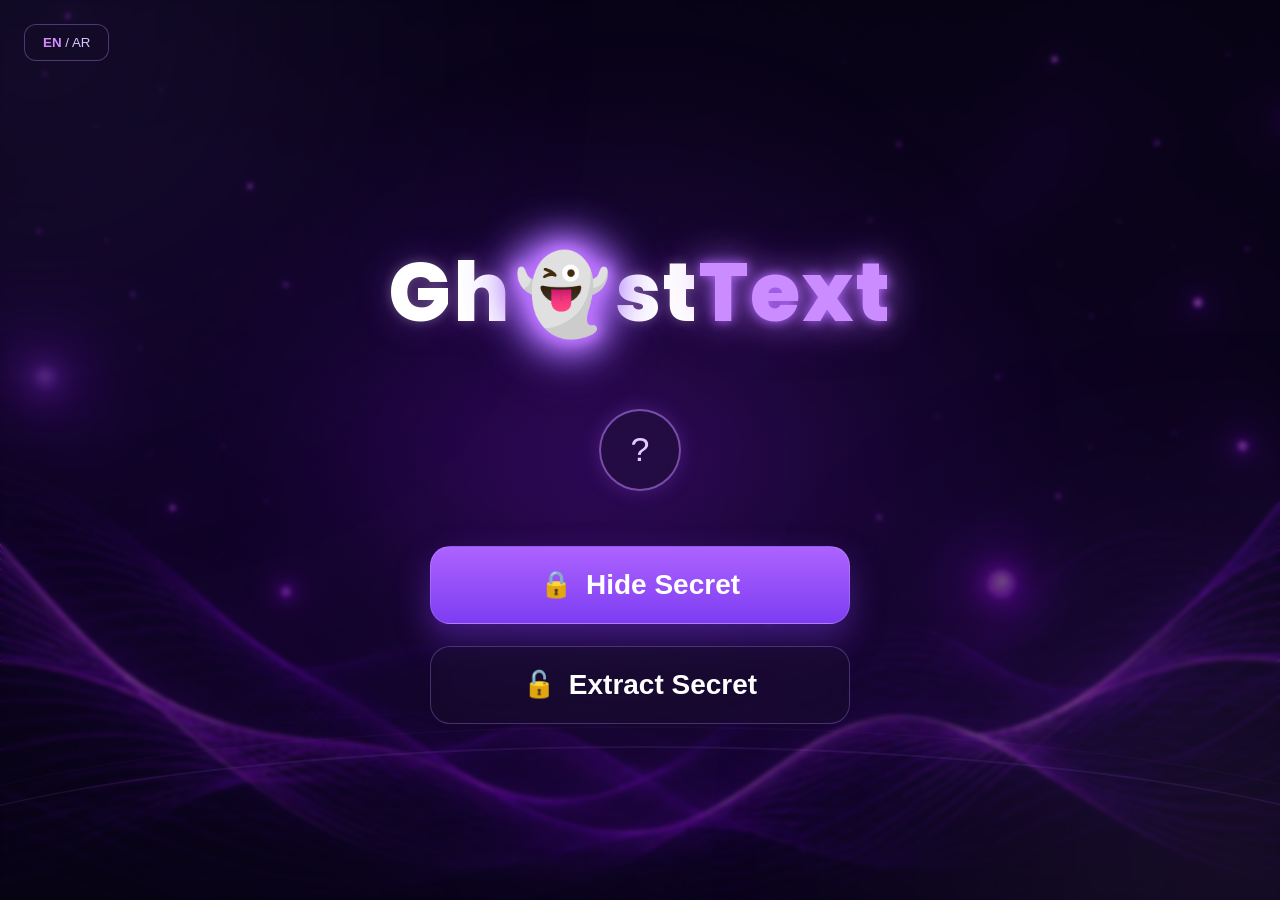
<file: templates/index.html>
<!DOCTYPE html>
<html lang="en">
<head>
    <meta charset="UTF-8">
    <meta name="viewport" content="width=device-width, initial-scale=1.0">
    <title>GhostText</title>
    <link rel="preconnect" href="https://fonts.googleapis.com">
    <link rel="preconnect" href="https://fonts.gstatic.com" crossorigin>
    <link href="https://fonts.googleapis.com/css2?family=Poppins:wght@300;400;500;600;700;800&display=swap" rel="stylesheet">
    <link rel="stylesheet" href="../static/css/style.css">
</head>
<body class="fade-in-page">

    <div class="back-div">
        <div class="color-layer"></div>
        <div class="circle-1"></div>
        <div class="circle-2"></div>
        <div class="shape1"></div>
        <div class="shape2"></div>
        <div class="shape3"></div>
    </div>

    <header class="top-box">
        <button id="langBtn" class="btn-lang">
            <span id="textEN" class="text-active">EN</span>
            <span class="divider">/</span>
            <span id="textAR">AR</span>
        </button>
    </header>

    <main class="main-box">
        <h1 class="my-logo">Gh<span class="emoji-ghost">👻</span>st<span>Text</span></h1>
        
        <button id="helpBtn" class="btn-question" aria-label="Help">?</button>

        <div class="all-buttons">
            <button id="hideBtn" class="button-1">
                <span class="icon-lock">🔒</span>
                <span>Hide Secret</span>
            </button>
            <button id="extractBtn" class="button-2">
                <span class="icon-lock">🔓</span>
                <span>Extract Secret</span>
            </button>
        </div>
    </main>
    <script src="../static/js/hide-engine.js"></script>
    <script src="../static/js/index.js"></script>
</body>
</html>
</file>
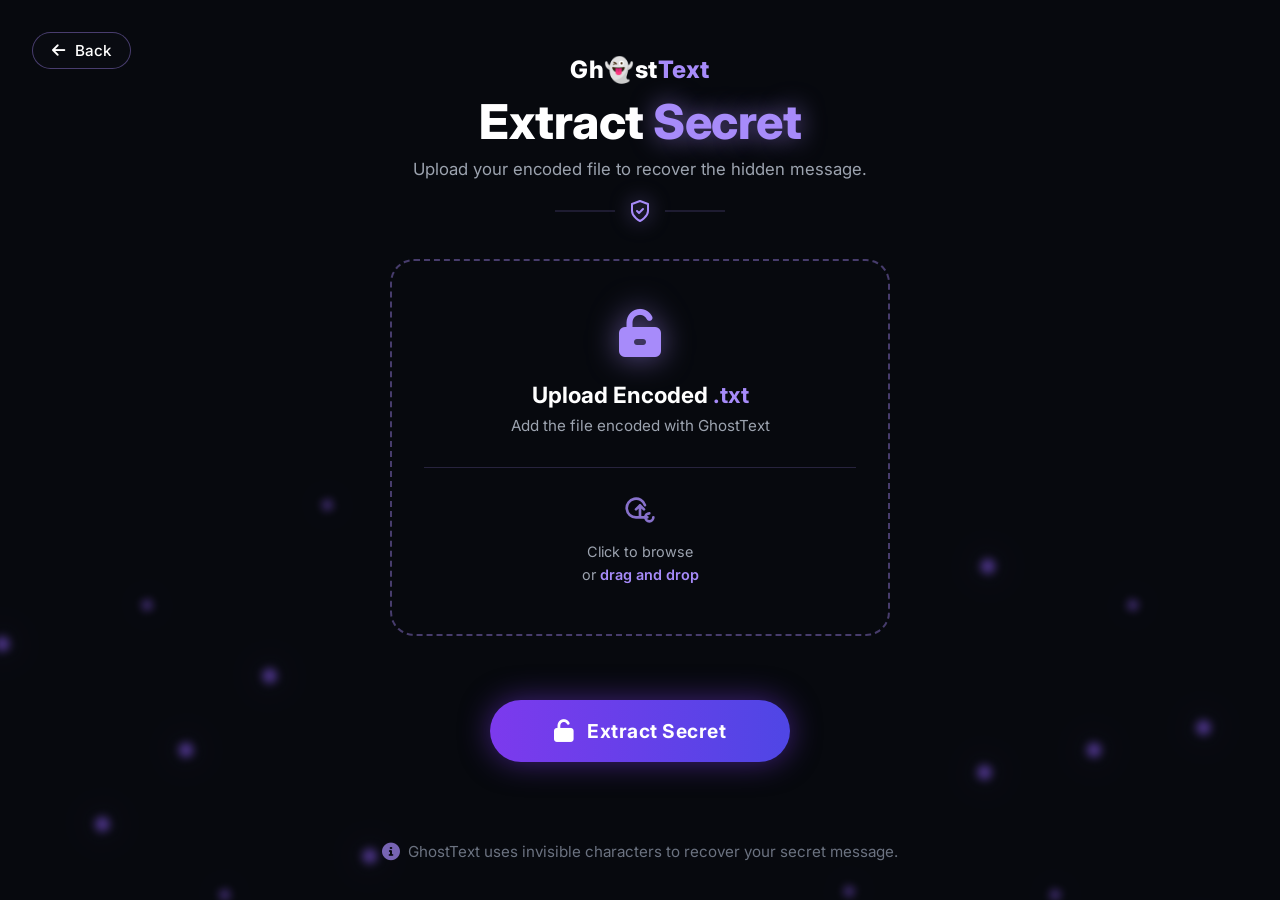
<file: templates/extract-secret.html>
<!DOCTYPE html>
<html lang="en">

<head>
    <meta charset="UTF-8">
    <meta name="viewport" content="width=device-width, initial-scale=1.0">
    <title>GhostText - Extract Secret</title>
    <link rel="stylesheet" href="https://cdnjs.cloudflare.com/ajax/libs/font-awesome/6.0.0-beta3/css/all.min.css">
    <link rel="stylesheet" href="../static/css/hide-secret.css">
</head>

<body class="fade-in-page">

    <a href="index.html" class="back-button" id="back-btn">
        <i class="fas fa-arrow-left"></i> Back
    </a>

    <div class="app-container">
        <header class="header">
            <div class="logo">Gh<span class="ghost-logo">👻</span>st<span>Text</span></div>
            <h1 class="main-title">Extract <span>Secret</span></h1>
            <p class="subtitle">Upload your encoded file to recover the hidden message.</p>
        </header>

        <div class="separator-container">
            <svg class="shield-icon" width="24" height="24" viewBox="0 0 24 24" xmlns="http://www.w3.org/2000/svg"
                fill="none" stroke="currentColor" stroke-width="2" stroke-linecap="round" stroke-linejoin="round">
                <path d="M12 22s8-4 8-10V5l-8-3-8 3v7c0 6 8 10 8 10Z" />
                <path d="m9 12 2 2 4-4" />
            </svg>
        </div>

        <main class="upload-section" style="display: flex; flex-direction: column; align-items: center;">

            <div class="cards-split-container" id="cardsContainer">

                <div class="upload-card" id="extract-card">
                    <i class="fas fa-unlock-alt card-icon" style="font-size: 48px;"></i>
                    <h3 class="card-title">Upload Encoded <span>.txt</span></h3>
                    <p class="card-subtitle">Add the file encoded with GhostText</p>

                    <div class="browse-area" id="extract-file-area">
                        <svg class="upload-browse-icon upload-zone-icon" width="32" height="32" viewBox="0 0 24 24"
                            xmlns="http://www.w3.org/2000/svg" fill="none" stroke="currentColor" stroke-width="2"
                            stroke-linecap="round" stroke-linejoin="round">
                            <path d="M17.5 19H9a7 7 0 1 1 6.71-9.12M12 10v9m0-9L9 13m3-3 3 3" />
                            <path d="M22 19a3 3 0 0 1-3 3 3 3 0 0 1-3-3 3 3 0 0 1 3-3" />
                        </svg>
                        <p class="browse-text">Click to browse<br>or <span>drag and drop</span></p>
                        <input type="file" id="extractFile" accept=".txt" hidden>
                    </div>
                </div>

                <div class="upload-card" id="result-card">
                    <div class="success-icon-wrap"
                        style="margin-top: 0; display: flex; justify-content: center; margin-bottom: 15px;">
                        <div class="success-circle extract-success-circle"
                            style="width: 60px; height: 60px; border-radius: 50%; border: 2px solid #4ade80; display: flex; justify-content: center; align-items: center; box-shadow: 0 0 20px rgba(74, 222, 128, 0.3);">
                            <i class="fas fa-unlock-alt" style="color: #4ade80; font-size: 24px;"></i>
                        </div>
                    </div>
                    <h2 class="success-title extract-success-title" style="margin-bottom: 5px; text-align: center;">
                        Secret Revealed!</h2>
                    <p class="success-desc extract-success-desc"
                        style="color: #9ca3af; font-size: 0.95rem; margin-bottom: 15px; text-align: center;">We
                        successfully extracted the hidden message.</p>

                    <div class="extracted-file-meta"
                        style="display: flex; justify-content: space-between; align-items: center; margin-bottom: 10px; font-size: 0.85rem; color: #a78bfa;">
                        <span id="extractedFileName" style="font-weight: 500;">secret_message.txt</span>
                        <span id="extractedFileSize"
                            style="background: rgba(167,139,250,0.1); padding: 2px 8px; border-radius: 6px; border: 1px solid rgba(167,139,250,0.2);">0
                            Bytes</span>
                    </div>

                    <div class="extracted-content-box" style="margin-bottom: 15px; position: relative;">
                        <textarea id="extractedText" readonly placeholder="No text found..."
                            style="width: 100%; height: 90px; background: rgba(10,5,24,0.5); border: 1px dashed rgba(167,139,250,0.4); border-radius: 8px; color: #fff; padding: 15px; resize: none; font-family: inherit; outline: none;"></textarea>

                        <div class="box-actions"
                            style="position: absolute; bottom: 10px; right: 10px; display: flex; gap: 5px;">
                            <button id="copySecretBtn" class="action-icon-btn" title="Copy Text"
                                style="background: rgba(139, 92, 246, 0.2); border: 1px solid rgba(139, 92, 246, 0.4); color: #a78bfa; width: 30px; height: 30px; border-radius: 6px; cursor: pointer; display: flex; align-items: center; justify-content: center;"><i
                                    class="fas fa-copy"></i></button>
                            <button id="renameSecretBtn" class="action-icon-btn" title="Rename File"
                                style="background: rgba(139, 92, 246, 0.2); border: 1px solid rgba(139, 92, 246, 0.4); color: #a78bfa; width: 30px; height: 30px; border-radius: 6px; cursor: pointer; display: flex; align-items: center; justify-content: center;"><i
                                    class="fas fa-pen"></i></button>
                        </div>
                    </div>

                    <div style="display: flex; flex-direction: column; gap: 8px; width: 100%;">
                        <button id="viewSecretBtn" class="main-btn"
                            style="width: 100%; border-radius: 10px; padding: 10px; display: flex; justify-content: center; align-items: center; gap: 8px; background: rgba(167, 139, 250, 0.15); border: 1px solid rgba(167, 139, 250, 0.4); box-shadow: none; font-size: 0.9rem;">
                            <i class="fas fa-eye"></i> View File Content
                        </button>

                        <button id="downloadSecretFileBtn" class="main-btn"
                            style="width: 100%; border-radius: 10px; padding: 10px; display: flex; justify-content: center; align-items: center; gap: 8px; background: #22c55e; box-shadow: 0 4px 15px rgba(34, 197, 94, 0.3); font-size: 0.9rem;">
                            <i class="fas fa-download"></i> Download Secret File
                        </button>

                        <button id="extractAnotherBtn" class="main-btn"
                            style="width: 100%; border-radius: 10px; padding: 10px; display: flex; justify-content: center; align-items: center; gap: 8px; background: rgba(255, 255, 255, 0.05); border: 1px solid rgba(255, 255, 255, 0.1); box-shadow: none; font-size: 0.9rem;">
                            <i class="fas fa-redo"></i> Extract Another File
                        </button>
                    </div>
                </div>
            </div>

            <footer class="action-section"
                style="margin-top: 2rem; width: 100%; display: flex; justify-content: center;">
                <button class="main-btn" id="extractActionBtn" type="button" disabled style="margin: 0 auto;">
                    <i class="fas fa-unlock"></i> Extract Secret
                </button>
            </footer>
        </main>

        <div class="footer-info">
            <i class="fas fa-info-circle"></i>
            <span>GhostText uses invisible characters to recover your secret message.</span>
        </div>
    </div>

    <script src="../static/js/extract-engine.js"></script>
    <script src="../static/js/index.js"></script>
</body>

</html>
</file>
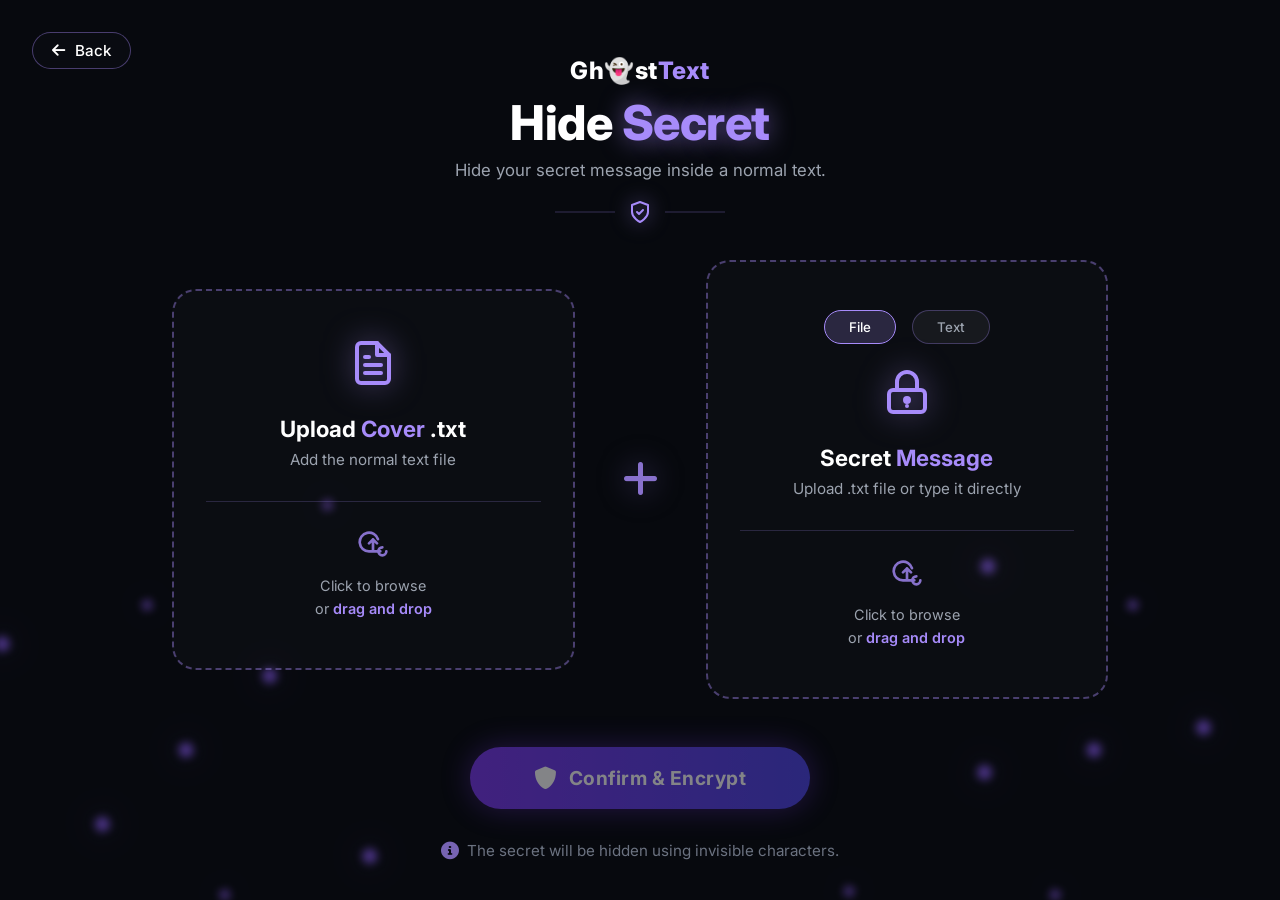
<file: templates/hide-secret.html>
<!DOCTYPE html>
<html lang="en">

<head>
    <meta charset="UTF-8">
    <meta name="viewport" content="width=device-width, initial-scale=1.0">
    <title>GhostText - Hide Secret</title>
    <link rel="stylesheet" href="https://cdnjs.cloudflare.com/ajax/libs/font-awesome/6.0.0-beta3/css/all.min.css">
    <link rel="stylesheet" href="../static/css/hide-secret.css">
</head>

<body class="fade-in-page">

    <a href="index.html" class="back-button" id="back-btn">
        <i class="fas fa-arrow-left"></i> Back
    </a>

    <div class="app-container">
        <header class="header">
            <div class="logo">
                Gh<span class="ghost-logo">👻</span>st<span>Text</span>
            </div>
            <h1 class="main-title">Hide <span>Secret</span></h1>
            <p class="subtitle">Hide your secret message inside a normal text.</p>
        </header>

        <div class="separator-container">
            <svg class="shield-icon" width="24" height="24" viewBox="0 0 24 24" xmlns="http://www.w3.org/2000/svg"
                fill="none" stroke="currentColor" stroke-width="2" stroke-linecap="round" stroke-linejoin="round">
                <path d="M12 22s8-4 8-10V5l-8-3-8 3v7c0 6 8 10 8 10Z" />
                <path d="m9 12 2 2 4-4" />
            </svg>
        </div>

        <main class="upload-section">
            <div class="upload-card">
                <svg class="card-icon" width="48" height="48" viewBox="0 0 24 24" xmlns="http://www.w3.org/2000/svg"
                    fill="none" stroke="currentColor" stroke-width="2" stroke-linecap="round" stroke-linejoin="round">
                    <path d="M14 2H6a2 2 0 0 0-2 2v16a2 2 0 0 0 2 2h12a2 2 0 0 0 2-2V8z" />
                    <polyline points="14 2 14 8 20 8" />
                    <line x1="16" y1="13" x2="8" y2="13" />
                    <line x1="16" y1="17" x2="8" y2="17" />
                    <polyline points="10 9 9 9 8 9" />
                </svg>

                <h3 class="card-title">Upload <span>Cover</span> .txt</h3>
                <p class="card-subtitle">Add the normal text file</p>

                <div class="browse-area" id="cover-file-area">
                    <svg class="upload-browse-icon upload-zone-icon" width="32" height="32" viewBox="0 0 24 24"
                        xmlns="http://www.w3.org/2000/svg" fill="none" stroke="currentColor" stroke-width="2"
                        stroke-linecap="round" stroke-linejoin="round">
                        <path d="M17.5 19H9a7 7 0 1 1 6.71-9.12M12 10v9m0-9L9 13m3-3 3 3" />
                        <path d="M22 19a3 3 0 0 1-3 3 3 3 0 0 1-3-3 3 3 0 0 1 3-3" />
                    </svg>
                    <p class="browse-text">
                        Click to browse<br>or <span>drag and drop</span>
                    </p>
                    <input type="file" id="coverFile" accept=".txt" hidden>
                </div>
            </div>

            <div class="plus-separator">
                <i class="fas fa-plus"></i>
            </div>

            <div class="upload-card" id="secret-card">
                <div class="card-tabs">
                    <button class="tab-btn active" data-target="file-upload">File</button>
                    <button class="tab-btn" data-target="text-input">Text</button>
                </div>

                <svg class="card-icon" width="48" height="48" viewBox="0 0 24 24" xmlns="http://www.w3.org/2000/svg"
                    fill="none" stroke="currentColor" stroke-width="2" stroke-linecap="round" stroke-linejoin="round">
                    <rect x="3" y="11" width="18" height="11" rx="2" ry="2" />
                    <path d="M7 11V7a5 5 0 0 1 10 0v4" />
                    <circle cx="12" cy="16" r="1" />
                    <line x1="12" y1="19" x2="12" y2="19" />
                </svg>

                <h3 class="card-title">Secret <span>Message</span></h3>
                <p class="card-subtitle" id="secret-subtitle">Upload .txt file or type it directly</p>

                <div class="browse-area" id="secret-file-area">
                    <svg class="upload-browse-icon upload-zone-icon" width="32" height="32" viewBox="0 0 24 24"
                        xmlns="http://www.w3.org/2000/svg" fill="none" stroke="currentColor" stroke-width="2"
                        stroke-linecap="round" stroke-linejoin="round">
                        <path d="M17.5 19H9a7 7 0 1 1 6.71-9.12M12 10v9m0-9L9 13m3-3 3 3" />
                        <path d="M22 19a3 3 0 0 1-3 3 3 3 0 0 1-3-3 3 3 0 0 1 3-3" />
                    </svg>
                    <p class="browse-text">
                        Click to browse<br>or <span>drag and drop</span>
                    </p>
                    <input type="file" id="secretFile" accept=".txt" hidden>
                </div>

                <div class="text-input-area" id="secret-text-area" style="display: none;">
                    <textarea id="secretText" placeholder="Type your secret message here..."></textarea>
                </div>
            </div>
        </main>

        <footer class="action-section">
            <button class="main-btn" id="encryptBtn" type="button" disabled>
                <i class="fas fa-shield-alt"></i> Confirm & Encrypt
            </button>
        </footer>

        <div class="footer-info">
            <i class="fas fa-info-circle"></i>
            <span>The secret will be hidden using invisible characters.</span>
        </div>
    </div><div id="loadingOverlay" class="loading-overlay">
        <div class="loading-modal">
            
            <div class="progress-circle-wrap">
                <svg class="progress-svg" viewBox="0 0 100 100">
                    <defs>
                        <linearGradient id="purpleGlow" x1="0%" y1="0%" x2="100%" y2="0%">
                            <stop offset="0%" stop-color="#8b5cf6" />
                            <stop offset="100%" stop-color="#c084fc" />
                        </linearGradient>
                        <filter id="glow">
                            <feGaussianBlur stdDeviation="3" result="coloredBlur"/>
                            <feMerge>
                                <feMergeNode in="coloredBlur"/>
                                <feMergeNode in="SourceGraphic"/>
                            </feMerge>
                        </filter>
                    </defs>
                    
                    <circle class="circle-track" cx="50" cy="50" r="40" pathLength="100"></circle>
                    <circle id="circleFill" class="circle-fill" cx="50" cy="50" r="40" pathLength="100" filter="url(#glow)"></circle>
                </svg>
                <div class="progress-text"><span id="progressTextVal">0</span>%</div>
                
                <div class="sparkle s1"></div>
                <div class="sparkle s2"></div>
                <div class="sparkle s3"></div>
                <div class="sparkle s4"></div>
            </div>

            <h2 class="loading-title">Hiding your secret...</h2>
            <p class="loading-desc">Embedding invisible characters<br>into the cover text.</p>

            <div class="linear-progress-wrap">
                <div id="linearFill" class="linear-progress-fill"></div>
            </div>

            <div class="loading-warning">
                <i class="fas fa-lock"></i> Please don't close this window.
            </div>
        </div>
    </div>

    <div id="successOverlay" class="success-overlay">
        <div class="success-modal">
            <button id="closeSuccessBtn" class="close-modal-btn"><i class="fas fa-times"></i></button>

            <div class="success-icon-wrap">
                <div class="success-circle">
                    <i class="fas fa-check"></i>
                </div>
                <div class="sp-particle p1"></div>
                <div class="sp-particle p2"></div>
                <div class="sp-particle p3"></div>
                <div class="sp-particle p4"></div>
            </div>

            <h2 class="success-title">Success!</h2>
            <p class="success-desc">The secret message has been<br>successfully <span class="text-purple">encrypted</span>.</p>

            <div class="details-box">
                <div class="detail-row">
                    <span class="detail-label"><i class="fas fa-file-alt"></i> Output File</span>
                    <div class="name-edit-group">
                        <span id="outFileName" class="detail-value">cover.txt</span>
                        <button id="renameBtn" class="edit-name-btn" title="Rename"><i class="fas fa-pen"></i></button>
                    </div>
                </div>
                <div class="detail-row">
                    <span class="detail-label"><i class="fas fa-folder-open"></i> File Size</span>
                    <span id="outFileSz" class="detail-value">-- KB</span>
                </div>
                <div class="detail-row">
                    <span class="detail-label"><i class="fas fa-shield-alt"></i> Status</span>
                    <span class="detail-value status-ready">Ready</span>
                </div>
            </div>

            <button id="downloadFinalBtn" class="primary-download-btn">
                <i class="fas fa-download"></i> Download File
            </button>

            <div class="or-divider"><span>or</span></div>

            <div class="secondary-actions">
                <button class="secondary-btn"><i class="fas fa-share-alt"></i> Share</button>
                <button id="downloadAgainBtn" class="secondary-btn" style="display: none;"><i class="fas fa-redo"></i> Download Again</button>
            </div>

            <button id="encodeAnotherBtn" class="encode-another-btn">
                <i class="fas fa-plus-circle"></i>
                <div class="btn-text-group">
                    <strong>Encode Another</strong>
                </div>
            </button>
        </div>
    </div>
    
    <script src="../static/js/hide-engine.js"></script>
    <script src="../static/js/index.js"></script>
</body>
</html>
</file>
<file: static/css/style.css>
body {
    font-family: 'Poppins', sans-serif;
    height: 100vh;
    overflow: hidden;
    display: flex;
    justify-content: center;
    align-items: center;
    color: #fff;
    background-image: linear-gradient(rgba(8, 5, 18, 0.55), rgba(8, 5, 18, 0.55)), url("../../background.png");
    background-size: cover;
    background-position: center;
    background-repeat: no-repeat;
    background-attachment: fixed;
    margin: 0;
    padding: 0;
}

.back-div {
    position: fixed;
    inset: 0;
    overflow: hidden;
    z-index: -2;
}

.color-layer {
    position: absolute;
    inset: 0;
    background: radial-gradient(circle at center, rgba(168, 85, 247, .08), transparent 55%);
    backdrop-filter: blur(2px);
    -webkit-backdrop-filter: blur(2px);
    pointer-events: none;
}

.circle-1 {
    position: absolute;
    width: 420px;
    height: 420px;
    background: #8b5cf6;
    left: -170px;
    top: -170px;
    border-radius: 50%;
    filter: blur(170px);
    opacity: 0.22;
}

.circle-2 {
    position: absolute;
    width: 380px;
    height: 380px;
    background: #c084fc;
    right: -150px;
    bottom: -150px;
    border-radius: 50%;
    filter: blur(170px);
    opacity: 0.22;
}

.shape1 {
    position: absolute;
    left: -15%;
    bottom: -170px;
    width: 130%;
    height: 320px;
    border: 2px solid rgba(180, 120, 255, 0.10);
    border-radius: 50%;
    animation: myWave 12s ease-in-out infinite;
}

.shape2 {
    position: absolute;
    left: -15%;
    bottom: -150px;
    width: 130%;
    height: 320px;
    border: 2px solid rgba(180, 120, 255, 0.10);
    border-radius: 50%;
    opacity: 0.35;
    animation: myWave 18s ease-in-out infinite;
}

.shape3 {
    position: absolute;
    left: -15%;
    bottom: -130px;
    width: 130%;
    height: 320px;
    border: 2px solid rgba(180, 120, 255, 0.10);
    border-radius: 50%;
    opacity: 0.18;
    animation: myWave 24s ease-in-out infinite;
}

@keyframes myWave {
    0% { transform: translateX(-2%) scaleX(1); }
    50% { transform: translateX(2%) scaleX(1.03); }
    100% { transform: translateX(-2%) scaleX(1); }
}

.top-box {
    position: absolute;
    top: 24px;
    left: 24px;
}

.btn-lang {
    padding: 10px 18px;
    background-color: rgba(20, 14, 40, 0.45);
    border: 1px solid rgba(190, 140, 255, .35);
    border-radius: 12px;
    color: #d8c7ff;
    backdrop-filter: blur(18px);
    -webkit-backdrop-filter: blur(18px);
    cursor: pointer;
    transition: 0.35s ease;
}

.btn-lang:hover {
    border-color: #bb7cff;
    box-shadow: 0 0 18px rgba(187, 124, 255, .45), inset 0 0 10px rgba(255, 255, 255, .05);
}

.text-active {
    color: #d28cff;
    font-weight: bold;
}

.main-box {
    text-align: center;
    position: relative;
    z-index: 5;
}

.my-logo {
    font-size: 82px;
    font-weight: 800;
    letter-spacing: 2px;
    color: #ffffff;
    text-shadow: 0 0 12px rgba(255, 255, 255, .25), 0 0 35px rgba(168, 85, 247, .35);
}

.my-logo span {
    color: #cb8cff;
    text-shadow: 0 0 12px #b66cff, 0 0 35px rgba(182, 108, 255, .75), 0 0 60px rgba(182, 108, 255, .35);
}

.emoji-ghost {
    display: inline-block;
    margin-left: 2px;
    margin-right: 2px;
    font-size: 0.95em;
    filter: drop-shadow(0 0 8px #d28cff) drop-shadow(0 0 18px #8b5cf6);
    animation: animGhost 3s ease-in-out infinite, animGlow 2.5s ease-in-out infinite;
    pointer-events: none;
}

@keyframes animGhost {
    0% { transform: translateY(0) rotate(0deg); }
    50% { transform: translateY(-8px) rotate(-6deg); }
    100% { transform: translateY(0) rotate(0deg); }
}

@keyframes animGlow {
    0% { filter: drop-shadow(0 0 8px #d28cff) drop-shadow(0 0 18px #8b5cf6); }
    50% { filter: drop-shadow(0 0 18px #ffffff) drop-shadow(0 0 35px #b66cff); }
    100% { filter: drop-shadow(0 0 8px #d28cff) drop-shadow(0 0 18px #8b5cf6); }
}

.btn-question {
    margin-top: 55px;
    margin-bottom: 55px;
    margin-left: auto;
    margin-right: auto;
    width: 82px;
    height: 82px;
    border-radius: 50%;
    background-color: rgba(30, 18, 52, .45);
    border: 2px solid rgba(192, 132, 252, .55);
    color: #e5c9ff;
    font-size: 34px;
    backdrop-filter: blur(20px);
    -webkit-backdrop-filter: blur(20px);
    cursor: pointer;
    display: flex;
    justify-content: center;
    align-items: center;
    animation: floatUp 3s ease-in-out infinite;
    transition: 0.35s ease;
    box-shadow: 0 0 20px rgba(168, 85, 247, .25);
}

.btn-question:hover {
    transform: translateY(-6px) scale(1.08);
    background-color: rgba(168, 85, 247, .18);
    box-shadow: 0 0 18px rgba(192, 132, 252, .55), 0 0 45px rgba(168, 85, 247, .35);
}

@keyframes floatUp {
    0% { transform: translateY(0); }
    50% { transform: translateY(-14px); }
    100% { transform: translateY(0); }
}
button {
    user-select: none;
}
.all-buttons {
    display: flex;
    flex-direction: column;
    gap: 22px;
    align-items: center;
}

.button-1 {
    width: 420px;
    padding-top: 22px;
    padding-bottom: 22px;
    border-radius: 20px;
    font-size: 28px;
    font-weight: 700;
    display: flex;
    justify-content: center;
    align-items: center;
    gap: 14px;
    cursor: pointer;
    color: #fff;
    backdrop-filter: blur(20px);
    -webkit-backdrop-filter: blur(20px);
transition:
    transform .35s ease,
    box-shadow .35s ease,
    background .35s ease,
    border-color .35s ease;   
    background: linear-gradient(180deg, #ad63ff, #7d3df2);
    border: 1px solid rgba(255, 255, 255, .15);
    box-shadow: 0 15px 35px rgba(125, 61, 242, .40);
}

.button-1:hover {
    transform: translateY(-5px);
    box-shadow: 0 0 30px rgba(173, 99, 255, .55), 0 15px 40px rgba(125, 61, 242, .45);
}

.button-2 {
    width: 420px;
    padding-top: 22px;
    padding-bottom: 22px;
    border-radius: 20px;
    font-size: 28px;
    font-weight: 700;
    display: flex;
    justify-content: center;
    align-items: center;
    gap: 14px;
    cursor: pointer;
    color: #fff;
    backdrop-filter: blur(20px);
    -webkit-backdrop-filter: blur(20px);
transition:
    transform .35s ease,
    box-shadow .35s ease,
    background .35s ease,
    border-color .35s ease;
    background-color: rgba(26, 18, 46, .35);
    border: 1px solid rgba(190, 140, 255, .30);
}

.button-2:hover {
    transform: translateY(-5px);
    background-color: rgba(40, 24, 65, .55);
    box-shadow: 0 0 30px rgba(173, 99, 255, .35);
}

.icon-lock {
    font-size: 26px;
}

@media(max-width:700px) {
    .my-logo { font-size: 56px; }
    .button-1 { width: 90%; font-size: 20px; }
    .button-2 { width: 90%; font-size: 20px; }
    .btn-question { width: 70px; height: 70px; }
}
</file>
<file: static/css/hide-secret.css>
@import url('https://fonts.googleapis.com/css2?family=Inter:wght@400;500;600;700;800&display=swap');

* {
    box-sizing: border-box;
    margin: 0;
    padding: 0;
}

body {
    background-color: #07090e;
    color: #fff;
    font-family: 'Inter', sans-serif;
    display: flex;
    justify-content: center;
    align-items: center;
    min-height: 100vh;
    overflow-x: hidden;
    position: relative;
}

.fade-in-page {
    animation: fadeIn 0.5s ease-in-out forwards;
}

.fade-out-page {
    animation: fadeOut 0.5s ease-in-out forwards;
}

@keyframes fadeIn {
    from {
        opacity: 0;
    }

    to {
        opacity: 1;
    }
}

@keyframes fadeOut {
    from {
        opacity: 1;
    }

    to {
        opacity: 0;
    }
}

body::before,
body::after {
    content: '';
    position: fixed;
    bottom: -100px;
    width: 500px;
    height: 500px;
    background-image: url('data:image/svg+xml;utf8,<svg width="100" height="100" viewBox="0 0 100 100" xmlns="http://www.w3.org/2000/svg"><circle cx="20" cy="20" r="1.5" fill="%238b5cf6"/><circle cx="50" cy="50" r="1.5" fill="%238b5cf6"/><circle cx="80" cy="80" r="1.5" fill="%238b5cf6"/><circle cx="30" cy="60" r="1.5" fill="%238b5cf6"/><circle cx="70" cy="40" r="1.5" fill="%238b5cf6"/><circle cx="10" cy="90" r="1" fill="%238b5cf6"/><circle cx="90" cy="10" r="1" fill="%238b5cf6"/><circle cx="50" cy="20" r="1" fill="%238b5cf6"/><circle cx="50" cy="80" r="1" fill="%238b5cf6"/></svg>');
    background-repeat: no-repeat;
    background-size: cover;
    filter: blur(4px) drop-shadow(0 0 20px rgba(139, 92, 246, 0.4));
    z-index: 0;
    opacity: 0.5;
    pointer-events: none;
}

body::before {
    left: -5%;
    transform: rotate(-15deg);
}

body::after {
    right: -5%;
    transform: rotate(15deg);
}

.app-container {
    width: 100%;
    max-width: 1000px;
    padding: 2rem;
    z-index: 1;
    position: relative;
}

.back-button {
    position: absolute;
    top: 2rem;
    left: 2rem;
    display: flex;
    align-items: center;
    gap: 0.6rem;
    padding: 0.5rem 1.2rem;
    border: 1px solid rgba(167, 139, 250, 0.4);
    border-radius: 50px;
    color: #fff;
    text-decoration: none;
    font-size: 0.95rem;
    font-weight: 500;
    cursor: pointer;
    transition: all 0.3s ease;
    z-index: 2;
    background: rgba(12, 15, 20, 0.5);
    backdrop-filter: blur(5px);
}

.back-button:hover {
    background-color: rgba(167, 139, 250, 0.15);
    box-shadow: 0 0 15px rgba(167, 139, 250, 0.4);
    border-color: #a78bfa;
    transform: translateX(-3px);
}

.header {
    text-align: center;
    margin-bottom: 2rem;
    margin-top: 1rem;
}

.logo {
    display: flex;
    align-items: center;
    justify-content: center;
    font-size: 1.5rem;
    font-weight: 800;
    margin-bottom: 0.5rem;
    letter-spacing: 0.5px;
}

.logo img {
    transition: transform 0.3s ease;
}

.logo:hover img {
    transform: scale(1.1) rotate(5deg);
}

.logo span {
    color: #a78bfa;
}

.main-title {
    font-size: 3rem;
    font-weight: 800;
    margin-bottom: 0.5rem;
    letter-spacing: -0.5px;
}

.main-title span {
    color: #a78bfa;
    text-shadow: 0 0 25px rgba(167, 139, 250, 0.6);
}

.subtitle {
    color: #9ca3af;
    font-size: 1.05rem;
    margin: 0 auto;
}

.separator-container {
    position: relative;
    display: flex;
    justify-content: center;
    align-items: center;
    margin-bottom: 3rem;
    z-index: 1;
}

.shield-icon {
    color: #a78bfa;
    font-size: 1.5rem;
    filter: drop-shadow(0 0 10px rgba(167, 139, 250, 0.7));
    position: absolute;
    top: -12px;
}

.separator-container::before,
.separator-container::after {
    content: '';
    position: absolute;
    width: 60px;
    height: 1px;
    background-color: #a78bfa;
    top: 50%;
    transform: translateY(-50%);
    opacity: 0.3;
}

.separator-container::before {
    left: calc(50% - 85px);
}

.separator-container::after {
    right: calc(50% - 85px);
}

.upload-section {
    display: grid;
    grid-template-columns: 1fr auto 1fr;
    gap: 2rem;
    align-items: center;
    margin-bottom: 3rem;
}

.upload-card {
    background-color: rgba(255, 255, 255, 0.02);
    border: 2px dashed rgba(167, 139, 250, 0.4);
    border-radius: 1.5rem;
    padding: 3rem 2rem;
    text-align: center;
    transition: all 0.3s cubic-bezier(0.4, 0, 0.2, 1);
    cursor: pointer;
    position: relative;
    user-select: none;
}

.upload-card:hover {
    border-color: #a78bfa;
    box-shadow: 0 0 30px rgba(167, 139, 250, 0.2);
    background-color: rgba(167, 139, 250, 0.05);
    transform: translateY(-5px);
}

.card-icon {
    color: #a78bfa;
    margin-bottom: 1.5rem;
    filter: drop-shadow(0 0 15px rgba(167, 139, 250, 0.6));
}

.card-title {
    font-size: 1.4rem;
    font-weight: 700;
    margin-bottom: 0.5rem;
}

.card-title span {
    color: #a78bfa;
}

.card-subtitle {
    color: #9ca3af;
    font-size: 0.95rem;
    margin-bottom: 2rem;
}

.browse-area {
    display: flex;
    flex-direction: column;
    align-items: center;
    gap: 1rem;
    border-top: 1px solid rgba(167, 139, 250, 0.2);
    padding-top: 1.5rem;
}

.upload-browse-icon {
    color: #a78bfa;
    opacity: 0.8;
}

.browse-text {
    color: #9ca3af;
    font-size: 0.9rem;
    line-height: 1.6;
}

.browse-text span {
    color: #a78bfa;
    font-weight: 600;
}

.plus-separator {
    font-size: 2.5rem;
    color: rgba(167, 139, 250, 0.8);
    filter: drop-shadow(0 0 15px rgba(167, 139, 250, 0.5));
    padding: 0 1rem;
}

.action-section {
    display: flex;
    justify-content: center;
    margin-bottom: 2rem;
}

.main-btn {
    background: linear-gradient(90deg, #7c3aed 0%, #4f46e5 100%);
    color: #fff;
    border: none;
    padding: 1.2rem 4rem;
    border-radius: 50px;
    font-size: 1.2rem;
    font-weight: 700;
    letter-spacing: 0.5px;
    font-family: inherit;
    cursor: pointer;
    display: flex;
    align-items: center;
    gap: 0.8rem;
    box-shadow: 0 0 30px rgba(124, 58, 237, 0.5);
    transition: all 0.3s ease;
}

.main-btn:hover {
    transform: scale(1.05);
    box-shadow: 0 0 45px rgba(124, 58, 237, 0.8);
    background: linear-gradient(90deg, #8b5cf6 0%, #6366f1 100%);
}

.main-btn i {
    font-size: 1.4rem;
}

.footer-info {
    display: flex;
    align-items: center;
    justify-content: center;
    gap: 0.5rem;
    color: #6b7280;
    font-size: 0.95rem;
    text-align: center;
}

.footer-info i {
    font-size: 1.1rem;
    color: rgba(167, 139, 250, 0.7);
}

@media (max-width: 850px) {
    .upload-section {
        grid-template-columns: 1fr;
        gap: 1.5rem;
    }

    .plus-separator {
        transform: rotate(90deg);
        margin: -1rem 0;
    }

    .main-title {
        font-size: 2.2rem;
    }

    .back-button {
        top: 1rem;
        left: 1rem;
        padding: 0.4rem 1rem;
        font-size: 0.85rem;
    }

    .app-container {
        padding: 1.5rem;
        padding-top: 4rem;
    }
}

.file-uploaded-container {
    display: flex;
    flex-direction: column;
    width: 100%;
    gap: 1rem;
    animation: fadeIn 0.3s ease-in-out;
}

.file-info-box {
    display: flex;
    align-items: center;
    background-color: #0b0d14;
    border: 1px solid rgba(167, 139, 250, 0.2);
    border-radius: 12px;
    padding: 1rem 1.2rem;
    gap: 1rem;
    text-align: left;
}

.file-info-icon {
    font-size: 2rem;
    color: #a78bfa;
    opacity: 0.9;
}

.file-details {
    flex-grow: 1;
    display: flex;
    flex-direction: column;
    gap: 0.2rem;
}

.file-name {
    color: #fff;
    font-weight: 600;
    font-size: 0.95rem;
    white-space: nowrap;
    overflow: hidden;
    text-overflow: ellipsis;
    max-width: 120px;
}

.file-size {
    color: #9ca3af;
    font-size: 0.8rem;
}

.file-check {
    color: #10b981;
    font-size: 1.2rem;
    filter: drop-shadow(0 0 5px rgba(16, 185, 129, 0.4));
}

.change-file-text {
    color: #a78bfa;
    font-size: 0.95rem;
    font-weight: 500;
    cursor: pointer;
    transition: color 0.3s ease;
}

.change-file-text:hover {
    color: #c4b5fd;
    text-decoration: underline;
}

.card-tabs {
    display: flex;
    justify-content: center;
    gap: 1rem;
    margin-bottom: 1.5rem;
}

.tab-btn {
    background: rgba(255, 255, 255, 0.05);
    border: 1px solid rgba(167, 139, 250, 0.3);
    color: #9ca3af;
    padding: 0.5rem 1.5rem;
    border-radius: 20px;
    cursor: pointer;
    font-family: inherit;
    font-weight: 500;
    transition: all 0.3s ease;
}

.tab-btn.active {
    background: rgba(167, 139, 250, 0.2);
    color: #fff;
    border-color: #a78bfa;
}

.text-input-area {
    width: 100%;
    margin-top: 1rem;
    animation: fadeIn 0.3s ease-in-out;
}

.text-input-area textarea {
    width: 100%;
    height: 120px;
    background: rgba(11, 13, 20, 0.8);
    border: 1px dashed rgba(167, 139, 250, 0.4);
    border-radius: 12px;
    padding: 1rem;
    color: #fff;
    font-family: inherit;
    font-size: 0.95rem;
    resize: none;
    outline: none;
    transition: all 0.3s ease;
}

.text-input-area textarea:focus {
    border-color: #a78bfa;
    box-shadow: 0 0 15px rgba(167, 139, 250, 0.2);
    background: rgba(167, 139, 250, 0.05);
}

.pulse-glow-anim {
    animation: smoothPulseGlow 2s cubic-bezier(0.4, 0, 0.2, 1);
}

@keyframes smoothPulseGlow {
    0% {
        transform: scale(1);
        box-shadow: 0 0 30px rgba(124, 58, 237, 0.5);
    }

    50% {
        transform: scale(1.06);
        box-shadow: 0 0 40px rgba(167, 139, 250, 1), 0 0 20px rgba(255, 255, 255, 0.5);
    }

    100% {
        transform: scale(1);
        box-shadow: 0 0 30px rgba(124, 58, 237, 0.5);
    }
}

.loading-overlay {
    position: fixed;
    top: 0;
    left: 0;
    width: 100%;
    height: 100%;
    background: rgba(5, 3, 15, 0.7);
    backdrop-filter: blur(8px);
    z-index: 9999;
    display: flex;
    justify-content: center;
    align-items: center;
    opacity: 0;
    visibility: hidden;
    transition: opacity 0.4s ease, visibility 0.4s ease;
}

.loading-overlay.active {
    opacity: 1;
    visibility: visible;
}

.loading-modal {
    background: linear-gradient(145deg, #130a2b, #0a0518);
    border: 1px solid rgba(139, 92, 246, 0.2);
    border-radius: 24px;
    padding: 40px 30px;
    width: 90%;
    max-width: 420px;
    text-align: center;
    box-shadow: 0 0 50px rgba(139, 92, 246, 0.15), inset 0 0 20px rgba(139, 92, 246, 0.05);
    transform: translateY(20px) scale(0.95);
    transition: transform 0.4s cubic-bezier(0.175, 0.885, 0.32, 1.275);
}

.loading-overlay.active .loading-modal {
    transform: translateY(0) scale(1);
}

.progress-circle-wrap {
    position: relative;
    width: 160px;
    height: 160px;
    margin: 0 auto 25px auto;
}

.progress-svg {
    width: 100%;
    height: 100%;
    transform: rotate(-90deg);
}

.circle-track {
    fill: none;
    stroke: #25164d;
    stroke-width: 6;
}

.circle-fill {
    fill: none;
    stroke: url(#purpleGlow);
    stroke-width: 6;
    stroke-linecap: round;
    stroke-dasharray: 100;
    stroke-dashoffset: 100;
    transition: stroke-dashoffset 0.3s linear;
}

.progress-text {
    position: absolute;
    top: 50%;
    left: 50%;
    transform: translate(-50%, -50%);
    font-size: 36px;
    font-weight: 700;
    color: #fff;
    font-family: 'Poppins', sans-serif;
    text-shadow: 0 0 15px rgba(255, 255, 255, 0.4);
}

.loading-title {
    font-size: 22px;
    font-weight: 600;
    color: #fff;
    margin-bottom: 8px;
}

.loading-desc {
    font-size: 14px;
    color: #a78bfa;
    line-height: 1.5;
    margin-bottom: 30px;
    opacity: 0.8;
}

.linear-progress-wrap {
    width: 100%;
    height: 8px;
    background: #25164d;
    border-radius: 10px;
    overflow: hidden;
    margin-bottom: 20px;
}

.linear-progress-fill {
    height: 100%;
    width: 0%;
    background: linear-gradient(90deg, #8b5cf6, #d8b4fe);
    border-radius: 10px;
    box-shadow: 0 0 10px rgba(167, 139, 250, 0.8);
    transition: width 0.3s linear;
}

.loading-warning {
    font-size: 12px;
    color: #cbd5e1;
    display: flex;
    align-items: center;
    justify-content: center;
    gap: 8px;
    opacity: 0.6;
}

.loading-warning i {
    font-size: 14px;
}

.sparkle {
    position: absolute;
    width: 3px;
    height: 3px;
    background: #d8b4fe;
    border-radius: 50%;
    box-shadow: 0 0 8px #d8b4fe;
    animation: pulseGlow 2s infinite alternate;
}

.s1 {
    top: 10%;
    left: 20%;
    animation-delay: 0.2s;
}

.s2 {
    top: 15%;
    right: 15%;
    animation-delay: 0.7s;
}

.s3 {
    bottom: 20%;
    left: 10%;
    animation-delay: 1.1s;
}

.s4 {
    bottom: 15%;
    right: 25%;
    animation-delay: 0.4s;
}

@keyframes pulseGlow {
    0% {
        transform: scale(1);
        opacity: 0.3;
    }

    100% {
        transform: scale(1.5);
        opacity: 1;
    }
}

body.modal-open {
    overflow: hidden;
}

.success-overlay {
    position: fixed;
    top: 0;
    left: 0;
    width: 100%;
    height: 100%;
    background: rgba(5, 3, 15, 0.8);
    backdrop-filter: blur(10px);
    z-index: 10000;
    display: flex;
    justify-content: center;
    align-items: center;
    opacity: 0;
    visibility: hidden;
    transition: all 0.4s ease;
}

.success-overlay.active {
    opacity: 1;
    visibility: visible;
}

.success-modal {
    background: linear-gradient(145deg, #130a2b, #0a0518);
    border: 1px solid rgba(139, 92, 246, 0.3);
    border-radius: 20px;
    padding: 25px;
    width: 90%;
    max-width: 400px;
    text-align: center;
    box-shadow: 0 20px 60px rgba(139, 92, 246, 0.2), inset 0 0 20px rgba(139, 92, 246, 0.05);
    position: relative;
    transform: translateY(30px) scale(0.95);
    transition: all 0.5s cubic-bezier(0.175, 0.885, 0.32, 1.275);
}

.success-overlay.active .success-modal {
    transform: translateY(0) scale(1);
}

.close-modal-btn {
    position: absolute;
    top: 15px;
    right: 20px;
    background: transparent;
    border: none;
    color: #64748b;
    font-size: 20px;
    cursor: pointer;
    transition: 0.3s;
    width: 35px;
    height: 35px;
    border-radius: 50%;
    display: flex;
    justify-content: center;
    align-items: center;
}

.close-modal-btn:hover {
    background: rgba(255, 255, 255, 0.1);
    color: #fff;
}

.success-icon-wrap {
    position: relative;
    width: 80px;
    height: 80px;
    margin: 0 auto 10px auto;
}

.success-circle {
    width: 65px;
    height: 65px;
    border-radius: 50%;
    background: rgba(139, 92, 246, 0.1);
    border: 3px solid #a78bfa;
    display: flex;
    justify-content: center;
    align-items: center;
    font-size: 28px;
    color: #fff;
    box-shadow: 0 0 30px rgba(139, 92, 246, 0.6), inset 0 0 15px rgba(139, 92, 246, 0.3);
    margin: 5px auto;
}

.sp-particle {
    position: absolute;
    width: 4px;
    height: 4px;
    border-radius: 50%;
    animation: floatGlow 2s infinite alternate;
}

.p1 {
    background: #d8b4fe;
    top: 10%;
    left: 10%;
    box-shadow: 0 0 8px #d8b4fe;
}

.p2 {
    background: #82e0aa;
    top: 20%;
    right: 15%;
    width: 5px;
    height: 5px;
    box-shadow: 0 0 8px #82e0aa;
}

.p3 {
    background: #f5b041;
    bottom: 20%;
    left: 5%;
    width: 3px;
    height: 3px;
}

.p4 {
    background: #a78bfa;
    bottom: 10%;
    right: 10%;
    box-shadow: 0 0 8px #a78bfa;
}

.p5 {
    background: #5dade2;
    top: -5%;
    left: 40%;
    width: 3px;
    height: 3px;
}

.p6 {
    background: #d8b4fe;
    bottom: -5%;
    right: 40%;
    width: 5px;
    height: 5px;
}

@keyframes floatGlow {
    0% {
        transform: translateY(0) scale(0.8);
        opacity: 0.5;
    }

    100% {
        transform: translateY(-10px) scale(1.2);
        opacity: 1;
    }
}

.success-title {
    font-size: 22px;
    color: #fff;
    margin-bottom: 2px;
}

.success-desc {
    font-size: 13px;
    color: #cbd5e1;
    margin-bottom: 15px;
    line-height: 1.5;
}

.text-purple {
    color: #a78bfa;
    font-weight: 600;
}

.details-box {
    background: rgba(255, 255, 255, 0.03);
    border: 1px solid rgba(255, 255, 255, 0.05);
    border-radius: 12px;
    padding: 8px 15px;
    margin-bottom: 15px;
}

.detail-row {
    display: flex;
    justify-content: space-between;
    align-items: center;
    padding: 8px 0;
    border-bottom: 1px solid rgba(255, 255, 255, 0.05);
    font-size: 13px;
}

.detail-row:last-child {
    border-bottom: none;
}

.detail-label {
    color: #94a3b8;
    display: flex;
    align-items: center;
    gap: 10px;
}

.detail-label i {
    width: 15px;
    text-align: center;
    color: #8b5cf6;
}

.detail-value {
    color: #fff;
    font-family: monospace;
    font-size: 14px;
}

.status-ready {
    color: #4ade80;
    font-family: 'Poppins', sans-serif;
    font-weight: 600;
}

.name-edit-group {
    display: flex;
    align-items: center;
    gap: 8px;
}

.edit-name-btn {
    background: transparent;
    border: none;
    color: #64748b;
    cursor: pointer;
    font-size: 12px;
    transition: 0.3s;
}

.edit-name-btn:hover {
    color: #a78bfa;
}

.primary-download-btn {
    width: 100%;
    padding: 15px;
    background: linear-gradient(90deg, #7c3aed, #8b5cf6);
    border: none;
    border-radius: 10px;
    color: #fff;
    font-size: 15px;
    font-weight: 600;
    cursor: pointer;
    transition: 0.3s;
    box-shadow: 0 5px 15px rgba(124, 58, 237, 0.4);
}

.primary-download-btn:hover {
    filter: brightness(1.1);
    transform: translateY(-2px);
}

.or-divider {
    margin: 20px 0;
    position: relative;
    text-align: center;
}

.or-divider::before {
    content: '';
    position: absolute;
    top: 50%;
    left: 0;
    width: 100%;
    height: 1px;
    background: rgba(255, 255, 255, 0.1);
}

.or-divider span {
    background: #0a0518;
    padding: 0 15px;
    color: #64748b;
    font-size: 12px;
    position: relative;
}

.secondary-actions {
    display: flex;
    gap: 15px;
    margin-bottom: 20px;
}

.secondary-btn {
    flex: 1;
    background: transparent;
    border: 1px solid rgba(255, 255, 255, 0.1);
    color: #cbd5e1;
    padding: 12px;
    border-radius: 8px;
    cursor: pointer;
    transition: 0.3s;
    font-size: 13px;
    display: flex;
    align-items: center;
    justify-content: center;
    gap: 8px;
}

.secondary-btn:hover {
    background: rgba(255, 255, 255, 0.05);
    color: #fff;
}

.encode-another-btn {
    width: 100%;
    background: rgba(139, 92, 246, 0.05);
    border: 1px solid rgba(139, 92, 246, 0.2);
    border-radius: 10px;
    padding: 10px;
    display: flex;
    align-items: center;
    justify-content: center;
    gap: 10px;
    color: #fff;
    cursor: pointer;
    transition: 0.3s;
}

.encode-another-btn:hover {
    background: rgba(139, 92, 246, 0.1);
}

.encode-another-btn i {
    font-size: 18px;
    color: #a78bfa;
}

.btn-text-group {
    text-align: left;
}

.btn-text-group strong {
    display: block;
    font-size: 14px;
    font-weight: 500;
}

.btn-text-group span {
    display: block;
    font-size: 11px;
    color: #94a3b8;
    margin-top: 2px;
}

.extracted-content-box {
    position: relative;
    background: rgba(10, 5, 24, 0.5);
    border: 1px solid rgba(167, 139, 250, 0.3);
    border-radius: 12px;
    padding: 15px;
    margin-bottom: 20px;
    text-align: left;
}

#extractedText {
    width: 100%;
    height: 120px;
    background: transparent;
    border: none;
    color: #fff;
    font-size: 14px;
    line-height: 1.5;
    resize: none;
    outline: none;
    font-family: monospace;
}

#extractedText::-webkit-scrollbar {
    width: 6px;
}

#extractedText::-webkit-scrollbar-thumb {
    background: rgba(167, 139, 250, 0.5);
    border-radius: 10px;
}

.box-actions {
    position: absolute;
    bottom: 10px;
    right: 15px;
    display: flex;
    gap: 10px;
}

.action-icon-btn {
    background: rgba(139, 92, 246, 0.2);
    border: 1px solid rgba(139, 92, 246, 0.4);
    color: #a78bfa;
    width: 35px;
    height: 35px;
    border-radius: 8px;
    display: flex;
    justify-content: center;
    align-items: center;
    cursor: pointer;
    transition: 0.3s;
}

.action-icon-btn:hover {
    background: #8b5cf6;
    color: #fff;
    transform: translateY(-2px);
}

.cards-split-container {
    position: relative;
    display: flex;
    justify-content: center;
    align-items: flex-start;
    width: 100%;
}

#extract-card {
    position: relative;
    z-index: 2;
    width: 100%;
    max-width: 500px;
    background-color: #07090e;
    transition: all 0.5s ease;
}

#result-card {
    position: absolute;
    top: 0;
    z-index: 1;
    width: 100%;
    max-width: 500px;
    opacity: 0;
    visibility: hidden;
    transform: scale(0.9);
    transition: all 0.5s ease;
}

.cards-split-container.show-result {
    margin-bottom: 60px;
    display: flex;
    flex-direction: row;
    justify-content: center;
    gap: 30px;
}

.cards-split-container.show-result #extract-card {
    transform: none;
    min-height: 480px;
    display: flex;
    flex-direction: column;
    justify-content: center;
    position: relative;
}

.cards-split-container.show-result #result-card {
    opacity: 1;
    visibility: visible;
    transform: scale(1);
    position: relative;
}

@media (max-width: 850px) {
    .cards-split-container.show-result {
        flex-direction: column;
        align-items: center;
        gap: 20px;
        margin-bottom: 60px;
    }

    .cards-split-container.show-result #extract-card {
        min-height: auto;
        transform: none;
    }

    .cards-split-container.show-result #result-card {
        transform: scale(1);
    }
}

#extractActionBtn.moved-to-top {
    position: relative !important;
    top: 0 !important;
    left: 0 !important;
    margin-top: 20px !important;
    width: 100% !important;
    padding: 12px 16px !important;
    font-size: 1rem !important;
    z-index: 10;
    box-shadow: 0 0 20px rgba(34, 197, 94, 0.4) !important;
}
</file>
